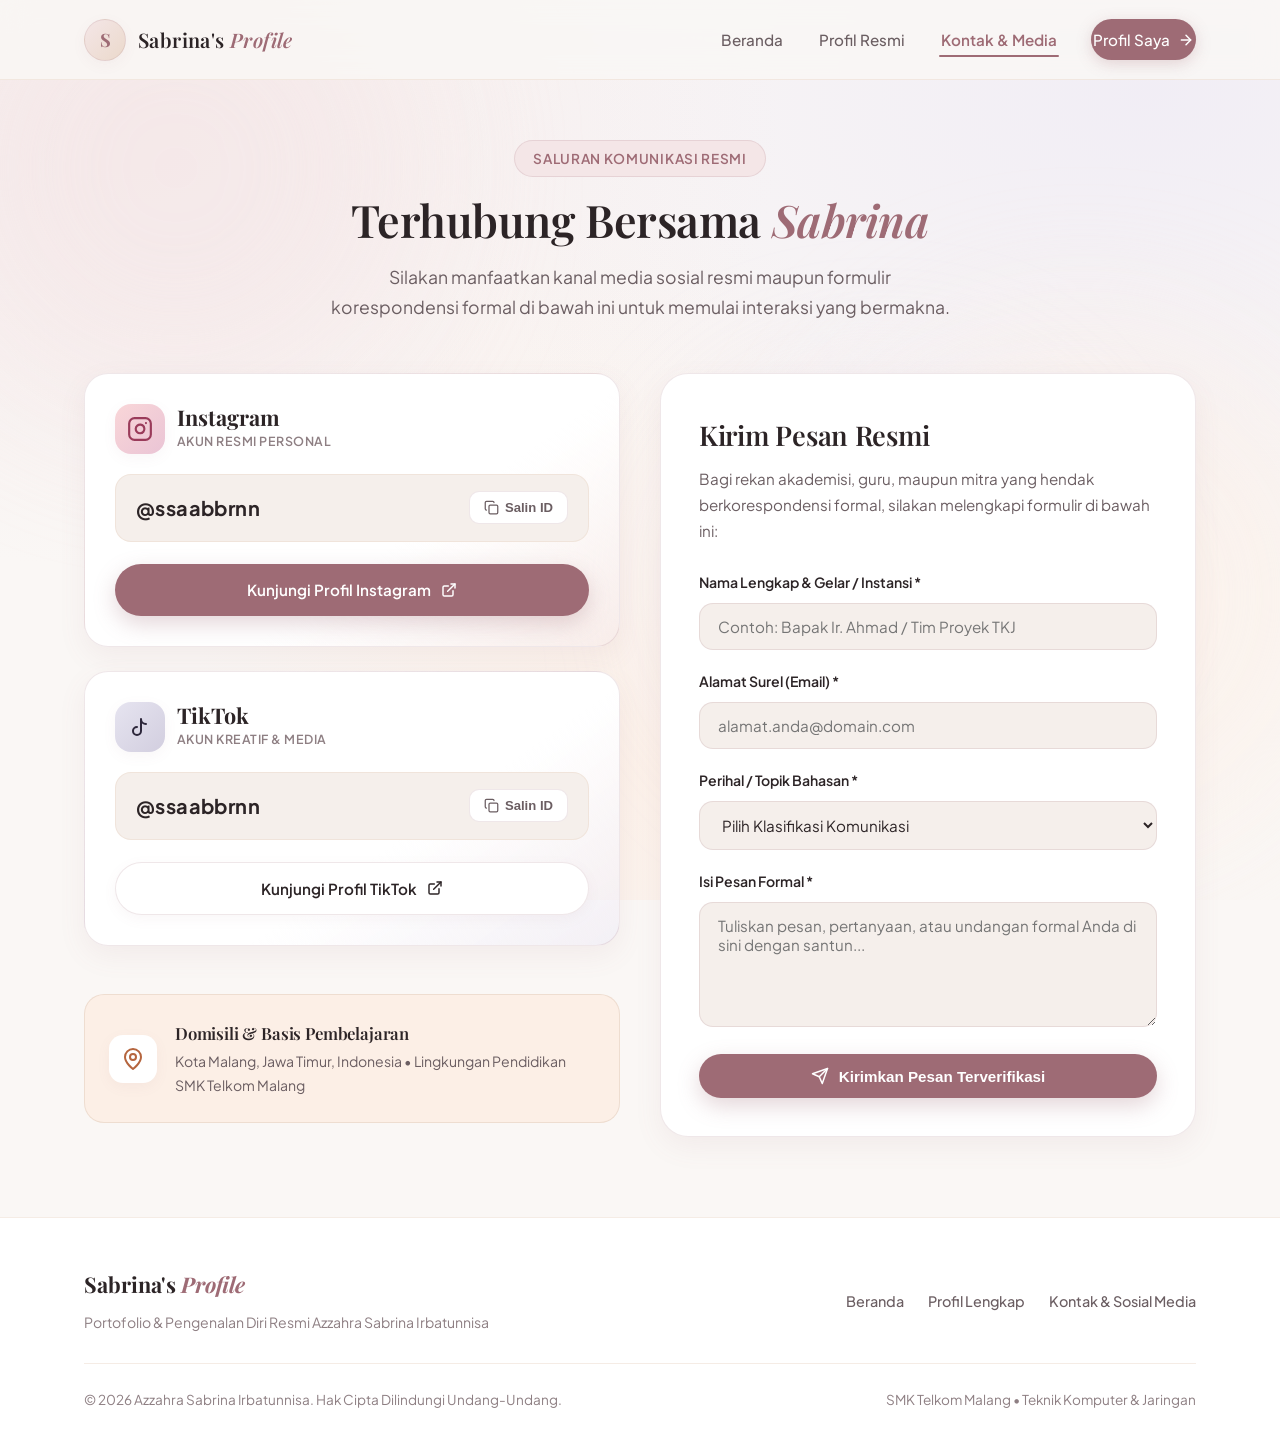
<file: contact.html>
<!DOCTYPE html>
<html lang="id">
<head>
  <meta charset="UTF-8">
  <meta name="viewport" content="width=device-width, initial-scale=1.0">
  <title>Kontak &amp; Media Sosial — Azzahra Sabrina Irbatunnisa</title>
  <meta name="description" content="Saluran komunikasi dan kontak resmi Azzahra Sabrina Irbatunnisa. Terhubung melalui Instagram @ssaabbrnn dan TikTok @ssaabbrnn.">
  <link rel="stylesheet" href="assets/css/style.css">
  <link rel="icon" type="image/svg+xml" href="data:image/svg+xml,<svg xmlns='http://www.w3.org/2000/svg' viewBox='0 0 100 100'><text y='.9em' font-size='90'>🌸</text></svg>">
</head>
<body>

  <!-- Ambient Background Accents -->
  <div class="ambient-decor" aria-hidden="true">
    <div class="ambient-blob ambient-blob-1"></div>
    <div class="ambient-blob ambient-blob-2"></div>
    <div class="ambient-blob ambient-blob-3"></div>
  </div>

  <!-- Header Navigation -->
  <header class="site-header">
    <div class="container nav-wrapper">
      <a href="index.html" class="brand-logo" aria-label="Beranda Sabrina's Profile">
        <div class="brand-monogram">S</div>
        <div class="brand-text">Sabrina's <span>Profile</span></div>
      </a>

      <nav aria-label="Navigasi Utama">
        <ul class="nav-links">
          <li class="nav-item"><a href="index.html">Beranda</a></li>
          <li class="nav-item"><a href="profile.html">Profil Resmi</a></li>
          <li class="nav-item"><a href="contact.html" class="active">Kontak &amp; Media</a></li>
          <li class="nav-item">
            <a href="profile.html" class="nav-cta">
              Profil Saya
              <svg width="16" height="16" viewBox="0 0 24 24" fill="none" stroke="currentColor" stroke-width="2.2" stroke-linecap="round" stroke-linejoin="round"><path d="M5 12h14"></path><path d="m12 5 7 7-7 7"></path></svg>
            </a>
          </li>
        </ul>
      </nav>

      <button class="mobile-toggle" aria-label="Buka Menu Navigasi" aria-expanded="false">
        <svg viewBox="0 0 24 24" fill="none" stroke="currentColor" stroke-width="2" stroke-linecap="round" stroke-linejoin="round">
          <line x1="4" y1="7" x2="20" y2="7"></line>
          <line x1="4" y1="12" x2="20" y2="12"></line>
          <line x1="4" y1="17" x2="20" y2="17"></line>
        </svg>
      </button>
    </div>
  </header>

  <!-- Main Content -->
  <main id="main-content">
    
    <!-- Page Header Title -->
    <section class="page-intro-header">
      <div class="container">
        <div class="page-badge">Saluran Komunikasi Resmi</div>
        <h1 class="page-title">Terhubung Bersama <em>Sabrina</em></h1>
        <p class="page-subtitle">Silakan manfaatkan kanal media sosial resmi maupun formulir korespondensi formal di bawah ini untuk memulai interaksi yang bermakna.</p>
      </div>
    </section>

    <!-- Contact Main Section -->
    <section class="contact-main-section">
      <div class="container">
        <div class="contact-layout-grid">
          
          <!-- Left Column: Social Media Cards & Affiliation -->
          <div class="social-cards-column">
            
            <!-- Instagram Card -->
            <div class="social-card instagram-card">
              <div class="social-card-header">
                <div class="social-badge-label">
                  <div class="social-icon-wrapper instagram-icon">
                    <svg width="26" height="26" viewBox="0 0 24 24" fill="none" stroke="currentColor" stroke-width="2" stroke-linecap="round" stroke-linejoin="round"><rect width="20" height="20" x="2" y="2" rx="5" ry="5"></rect><path d="M16 11.37A4 4 0 1 1 12.63 8 4 4 0 0 1 16 11.37z"></path><line x1="17.5" x2="17.51" y1="6.5" y2="6.5"></line></svg>
                  </div>
                  <div>
                    <div class="social-platform-name">Instagram</div>
                    <div class="social-status-tag">Akun Resmi Personal</div>
                  </div>
                </div>
              </div>

              <div class="social-handle-box">
                <span class="handle-text">@ssaabbrnn</span>
                <button type="button" class="copy-btn" data-copy="@ssaabbrnn" aria-label="Salin nama pengguna Instagram">
                  <svg width="15" height="15" viewBox="0 0 24 24" fill="none" stroke="currentColor" stroke-width="2" stroke-linecap="round" stroke-linejoin="round"><rect width="14" height="14" x="8" y="8" rx="2" ry="2"></rect><path d="M4 16c-1.1 0-2-.9-2-2V4c0-1.1.9-2 2-2h10c1.1 0 2 .9 2 2"></path></svg>
                  <span>Salin ID</span>
                </button>
              </div>

              <div class="social-card-actions">
                <a href="https://www.instagram.com/ssaabbrnn" target="_blank" rel="noopener noreferrer" class="btn btn-primary">
                  <span>Kunjungi Profil Instagram</span>
                  <svg width="16" height="16" viewBox="0 0 24 24" fill="none" stroke="currentColor" stroke-width="2.2" stroke-linecap="round" stroke-linejoin="round"><path d="M18 13v6a2 2 0 0 1-2 2H5a2 2 0 0 1-2-2V8a2 2 0 0 1 2-2h6"></path><polyline points="15 3 21 3 21 9"></polyline><line x1="10" y1="14" x2="21" y2="3"></line></svg>
                </a>
              </div>
            </div>

            <!-- TikTok Card -->
            <div class="social-card tiktok-card">
              <div class="social-card-header">
                <div class="social-badge-label">
                  <div class="social-icon-wrapper tiktok-icon">
                    <svg width="24" height="24" viewBox="0 0 24 24" fill="none" stroke="currentColor" stroke-width="2" stroke-linecap="round" stroke-linejoin="round"><path d="M9 12a4 4 0 1 0 4 4V4a5 5 0 0 0 5 5"></path></svg>
                  </div>
                  <div>
                    <div class="social-platform-name">TikTok</div>
                    <div class="social-status-tag">Akun Kreatif &amp; Media</div>
                  </div>
                </div>
              </div>

              <div class="social-handle-box">
                <span class="handle-text">@ssaabbrnn</span>
                <button type="button" class="copy-btn" data-copy="@ssaabbrnn" aria-label="Salin nama pengguna TikTok">
                  <svg width="15" height="15" viewBox="0 0 24 24" fill="none" stroke="currentColor" stroke-width="2" stroke-linecap="round" stroke-linejoin="round"><rect width="14" height="14" x="8" y="8" rx="2" ry="2"></rect><path d="M4 16c-1.1 0-2-.9-2-2V4c0-1.1.9-2 2-2h10c1.1 0 2 .9 2 2"></path></svg>
                  <span>Salin ID</span>
                </button>
              </div>

              <div class="social-card-actions">
                <a href="https://www.tiktok.com/@ssaabbrnn" target="_blank" rel="noopener noreferrer" class="btn btn-secondary" style="background:#FFFFFF;">
                  <span>Kunjungi Profil TikTok</span>
                  <svg width="16" height="16" viewBox="0 0 24 24" fill="none" stroke="currentColor" stroke-width="2.2" stroke-linecap="round" stroke-linejoin="round"><path d="M18 13v6a2 2 0 0 1-2 2H5a2 2 0 0 1-2-2V8a2 2 0 0 1 2-2h6"></path><polyline points="15 3 21 3 21 9"></polyline><line x1="10" y1="14" x2="21" y2="3"></line></svg>
                </a>
              </div>
            </div>

            <!-- Location & Educational Campus Box -->
            <div class="contact-location-box">
              <div class="location-icon-wrap">
                <svg width="24" height="24" viewBox="0 0 24 24" fill="none" stroke="currentColor" stroke-width="2" stroke-linecap="round" stroke-linejoin="round"><path d="M20 10c0 6-8 12-8 12s-8-6-8-12a8 8 0 0 1 16 0Z"></path><circle cx="12" cy="10" r="3"></circle></svg>
              </div>
              <div class="location-text">
                <h4>Domisili &amp; Basis Pembelajaran</h4>
                <p>Kota Malang, Jawa Timur, Indonesia &bull; Lingkungan Pendidikan SMK Telkom Malang</p>
              </div>
            </div>

          </div>

          <!-- Right Column: Formal Correspondence Form -->
          <div class="contact-form-card">
            <h3>Kirim Pesan Resmi</h3>
            <p>Bagi rekan akademisi, guru, maupun mitra yang hendak berkorespondensi formal, silakan melengkapi formulir di bawah ini:</p>

            <form id="formalContactForm">
              
              <div class="form-group">
                <label for="senderName">Nama Lengkap &amp; Gelar / Instansi *</label>
                <input type="text" id="senderName" class="form-input" placeholder="Contoh: Bapak Ir. Ahmad / Tim Proyek TKJ" required>
              </div>

              <div class="form-group">
                <label for="senderEmail">Alamat Surel (Email) *</label>
                <input type="email" id="senderEmail" class="form-input" placeholder="alamat.anda@domain.com" required>
              </div>

              <div class="form-group">
                <label for="messageSubject">Perihal / Topik Bahasan *</label>
                <select id="messageSubject" class="form-input" required>
                  <option value="" disabled selected>Pilih Klasifikasi Komunikasi</option>
                  <option value="Tugas & Pembelajaran Kejuruan TKJ">Diskusi Pembelajaran &amp; Proyek TKJ</option>
                  <option value="Kolaborasi Akademik & Kegiatan">Kolaborasi Akademik &amp; Kegiatan Sekolah</option>
                  <option value="Silaturahmi Formal">Silaturahmi Formal &amp; Jaringan Relasi</option>
                  <option value="Lainnya">Lainnya</option>
                </select>
              </div>

              <div class="form-group">
                <label for="senderMessage">Isi Pesan Formal *</label>
                <textarea id="senderMessage" class="form-textarea" placeholder="Tuliskan pesan, pertanyaan, atau undangan formal Anda di sini dengan santun..." required></textarea>
              </div>

              <button type="submit" class="btn btn-primary" style="width: 100%;">
                <svg width="18" height="18" viewBox="0 0 24 24" fill="none" stroke="currentColor" stroke-width="2" stroke-linecap="round" stroke-linejoin="round"><line x1="22" y1="2" x2="11" y2="13"></line><polygon points="22 2 15 22 11 13 2 9 22 2"></polygon></svg>
                <span>Kirimkan Pesan Terverifikasi</span>
              </button>

            </form>
          </div>

        </div>
      </div>
    </section>

  </main>

  <!-- Site Footer -->
  <footer class="site-footer">
    <div class="container">
      <div class="footer-content">
        <div class="footer-brand">
          <div class="footer-logo">Sabrina's <span>Profile</span></div>
          <div class="footer-tagline">Portofolio &amp; Pengenalan Diri Resmi Azzahra Sabrina Irbatunnisa</div>
        </div>
        <ul class="footer-nav">
          <li><a href="index.html">Beranda</a></li>
          <li><a href="profile.html">Profil Lengkap</a></li>
          <li><a href="contact.html">Kontak &amp; Sosial Media</a></li>
        </ul>
      </div>
      <div class="footer-bottom">
        <div>&copy; 2026 Azzahra Sabrina Irbatunnisa. Hak Cipta Dilindungi Undang-Undang.</div>
        <div>SMK Telkom Malang &bull; Teknik Komputer &amp; Jaringan</div>
      </div>
    </div>
  </footer>

  <script src="assets/js/main.js"></script>
</body>
</html>
</file>
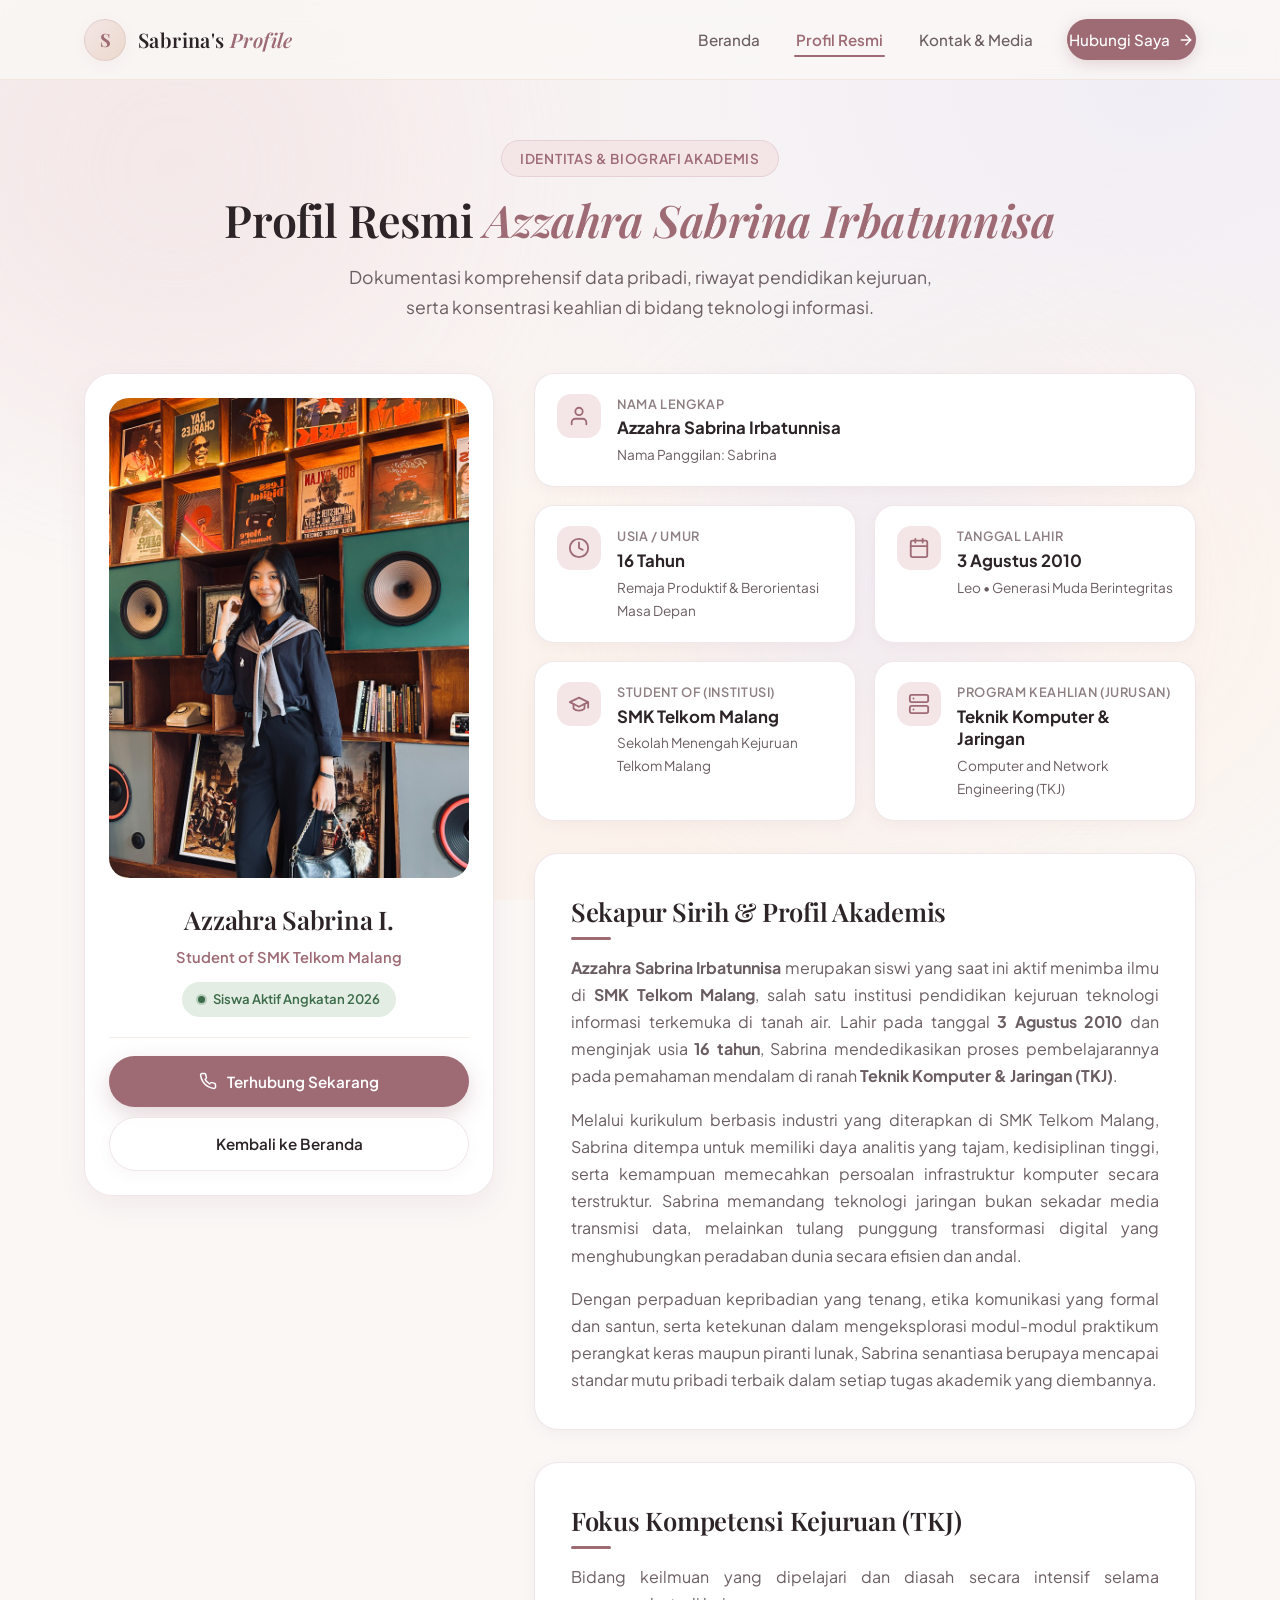
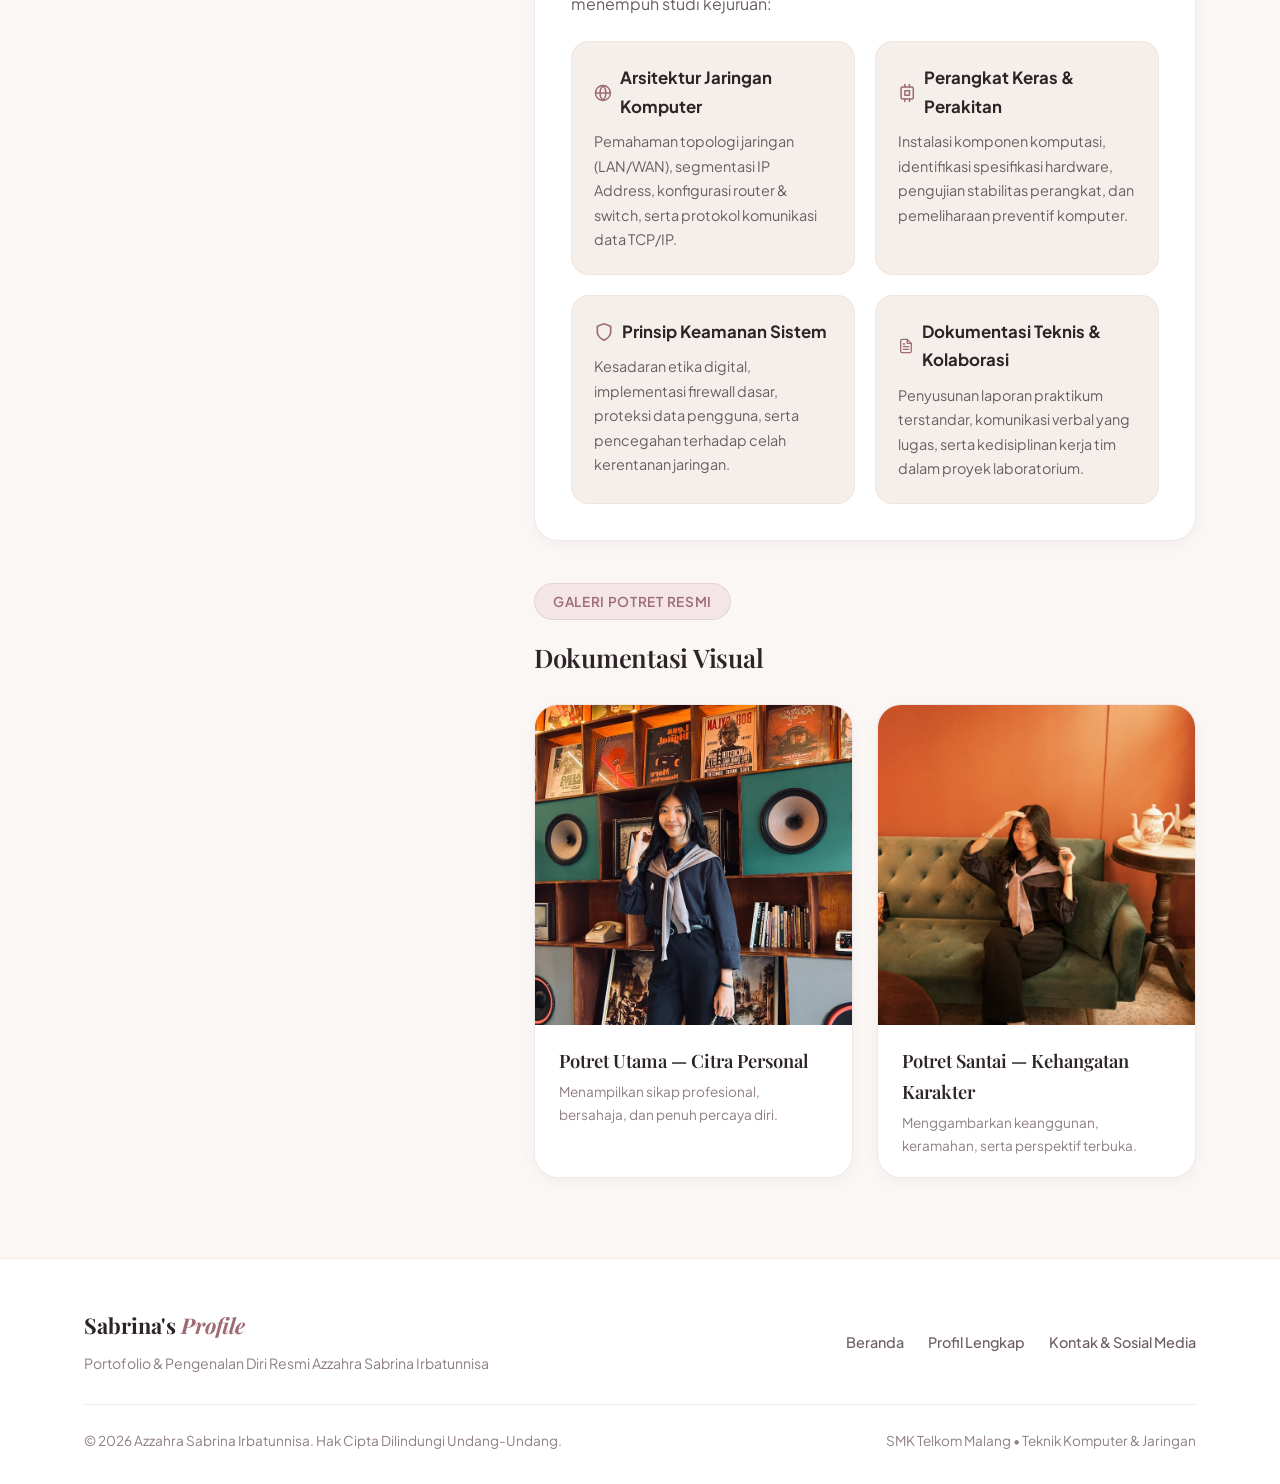
<file: profile.html>
<!DOCTYPE html>
<html lang="id">
<head>
  <meta charset="UTF-8">
  <meta name="viewport" content="width=device-width, initial-scale=1.0">
  <title>Profil Resmi — Azzahra Sabrina Irbatunnisa | SMK Telkom Malang</title>
  <meta name="description" content="Informasi profil lengkap, identitas diri, latar belakang pendidikan, serta kompetensi Teknik Komputer & Jaringan Azzahra Sabrina Irbatunnisa.">
  <link rel="stylesheet" href="assets/css/style.css">
  <link rel="icon" type="image/svg+xml" href="data:image/svg+xml,<svg xmlns='http://www.w3.org/2000/svg' viewBox='0 0 100 100'><text y='.9em' font-size='90'>🌸</text></svg>">
</head>
<body>

  <!-- Ambient Background Accents -->
  <div class="ambient-decor" aria-hidden="true">
    <div class="ambient-blob ambient-blob-1"></div>
    <div class="ambient-blob ambient-blob-2"></div>
    <div class="ambient-blob ambient-blob-3"></div>
  </div>

  <!-- Header Navigation -->
  <header class="site-header">
    <div class="container nav-wrapper">
      <a href="index.html" class="brand-logo" aria-label="Beranda Sabrina's Profile">
        <div class="brand-monogram">S</div>
        <div class="brand-text">Sabrina's <span>Profile</span></div>
      </a>

      <nav aria-label="Navigasi Utama">
        <ul class="nav-links">
          <li class="nav-item"><a href="index.html">Beranda</a></li>
          <li class="nav-item"><a href="profile.html" class="active">Profil Resmi</a></li>
          <li class="nav-item"><a href="contact.html">Kontak &amp; Media</a></li>
          <li class="nav-item">
            <a href="contact.html" class="nav-cta">
              Hubungi Saya
              <svg width="16" height="16" viewBox="0 0 24 24" fill="none" stroke="currentColor" stroke-width="2.2" stroke-linecap="round" stroke-linejoin="round"><path d="M5 12h14"></path><path d="m12 5 7 7-7 7"></path></svg>
            </a>
          </li>
        </ul>
      </nav>

      <button class="mobile-toggle" aria-label="Buka Menu Navigasi" aria-expanded="false">
        <svg viewBox="0 0 24 24" fill="none" stroke="currentColor" stroke-width="2" stroke-linecap="round" stroke-linejoin="round">
          <line x1="4" y1="7" x2="20" y2="7"></line>
          <line x1="4" y1="12" x2="20" y2="12"></line>
          <line x1="4" y1="17" x2="20" y2="17"></line>
        </svg>
      </button>
    </div>
  </header>

  <!-- Main Content -->
  <main id="main-content">
    
    <!-- Page Header Title -->
    <section class="page-intro-header">
      <div class="container">
        <div class="page-badge">Identitas &amp; Biografi Akademis</div>
        <h1 class="page-title">Profil Resmi <em>Azzahra Sabrina Irbatunnisa</em></h1>
        <p class="page-subtitle">Dokumentasi komprehensif data pribadi, riwayat pendidikan kejuruan, serta konsentrasi keahlian di bidang teknologi informasi.</p>
      </div>
    </section>

    <!-- Profile Main Section -->
    <section class="profile-main-section">
      <div class="container">
        <div class="profile-layout-grid">
          
          <!-- Left Column: Portrait Card -->
          <aside class="profile-portrait-card">
            <div class="portrait-photo-box">
              <img src="assets/images/sabrina-1.jpg" alt="Foto Resmi Azzahra Sabrina Irbatunnisa">
            </div>

            <div class="portrait-meta">
              <h2 class="portrait-name">Azzahra Sabrina I.</h2>
              <div class="portrait-role">Student of SMK Telkom Malang</div>
              <div class="portrait-status-pill">
                <span class="status-dot-pulse"></span>
                <span>Siswa Aktif Angkatan 2026</span>
              </div>
            </div>

            <div class="portrait-quick-nav">
              <a href="contact.html" class="btn btn-primary" style="width: 100%;">
                <svg width="18" height="18" viewBox="0 0 24 24" fill="none" stroke="currentColor" stroke-width="2" stroke-linecap="round" stroke-linejoin="round"><path d="M22 16.92v3a2 2 0 0 1-2.18 2 19.79 19.79 0 0 1-8.63-3.07 19.5 19.5 0 0 1-6-6 19.79 19.79 0 0 1-3.07-8.67A2 2 0 0 1 4.11 2h3a2 2 0 0 1 2 1.72 12.84 12.84 0 0 0 .7 2.81 2 2 0 0 1-.45 2.11L8.09 9.91a16 16 0 0 0 6 6l1.27-1.27a2 2 0 0 1 2.11-.45 12.84 12.84 0 0 0 2.81.7A2 2 0 0 1 22 16.92z"></path></svg>
                <span>Terhubung Sekarang</span>
              </a>
              <a href="index.html" class="btn btn-secondary" style="width: 100%;">
                <span>Kembali ke Beranda</span>
              </a>
            </div>
          </aside>

          <!-- Right Column: Details & Narrative -->
          <div class="profile-content-column">
            
            <!-- Identity Grid Data -->
            <div class="identity-grid">
              
              <!-- Nama -->
              <div class="data-tile data-tile-full">
                <div class="tile-icon-wrap">
                  <svg width="22" height="22" viewBox="0 0 24 24" fill="none" stroke="currentColor" stroke-width="2" stroke-linecap="round" stroke-linejoin="round"><path d="M20 21v-2a4 4 0 0 0-4-4H8a4 4 0 0 0-4 4v2"></path><circle cx="12" cy="7" r="4"></circle></svg>
                </div>
                <div class="tile-info">
                  <span class="tile-label">Nama Lengkap</span>
                  <span class="tile-value">Azzahra Sabrina Irbatunnisa</span>
                  <span class="tile-subvalue">Nama Panggilan: Sabrina</span>
                </div>
              </div>

              <!-- Umur -->
              <div class="data-tile">
                <div class="tile-icon-wrap">
                  <svg width="22" height="22" viewBox="0 0 24 24" fill="none" stroke="currentColor" stroke-width="2" stroke-linecap="round" stroke-linejoin="round"><circle cx="12" cy="12" r="10"></circle><polyline points="12 6 12 12 16 14"></polyline></svg>
                </div>
                <div class="tile-info">
                  <span class="tile-label">Usia / Umur</span>
                  <span class="tile-value">16 Tahun</span>
                  <span class="tile-subvalue">Remaja Produktif &amp; Berorientasi Masa Depan</span>
                </div>
              </div>

              <!-- Tanggal Lahir -->
              <div class="data-tile">
                <div class="tile-icon-wrap">
                  <svg width="22" height="22" viewBox="0 0 24 24" fill="none" stroke="currentColor" stroke-width="2" stroke-linecap="round" stroke-linejoin="round"><rect x="3" y="4" width="18" height="18" rx="2" ry="2"></rect><line x1="16" y1="2" x2="16" y2="6"></line><line x1="8" y1="2" x2="8" y2="6"></line><line x1="3" y1="10" x2="21" y2="10"></line></svg>
                </div>
                <div class="tile-info">
                  <span class="tile-label">Tanggal Lahir</span>
                  <span class="tile-value">3 Agustus 2010</span>
                  <span class="tile-subvalue">Leo &bull; Generasi Muda Berintegritas</span>
                </div>
              </div>

              <!-- Institusi Pendidikan -->
              <div class="data-tile">
                <div class="tile-icon-wrap">
                  <svg width="22" height="22" viewBox="0 0 24 24" fill="none" stroke="currentColor" stroke-width="2" stroke-linecap="round" stroke-linejoin="round"><path d="M22 10v6M2 10l10-5 10 5-10 5z"></path><path d="M6 12v5c3 3 9 3 12 0v-5"></path></svg>
                </div>
                <div class="tile-info">
                  <span class="tile-label">Student Of (Institusi)</span>
                  <span class="tile-value">SMK Telkom Malang</span>
                  <span class="tile-subvalue">Sekolah Menengah Kejuruan Telkom Malang</span>
                </div>
              </div>

              <!-- Jurusan -->
              <div class="data-tile">
                <div class="tile-icon-wrap">
                  <svg width="22" height="22" viewBox="0 0 24 24" fill="none" stroke="currentColor" stroke-width="2" stroke-linecap="round" stroke-linejoin="round"><rect x="2" y="2" width="20" height="8" rx="2" ry="2"></rect><rect x="2" y="14" width="20" height="8" rx="2" ry="2"></rect><line x1="6" y1="6" x2="6.01" y2="6"></line><line x1="6" y1="18" x2="6.01" y2="18"></line></svg>
                </div>
                <div class="tile-info">
                  <span class="tile-label">Program Keahlian (Jurusan)</span>
                  <span class="tile-value">Teknik Komputer &amp; Jaringan</span>
                  <span class="tile-subvalue">Computer and Network Engineering (TKJ)</span>
                </div>
              </div>

            </div>

            <!-- Formal Biography Card -->
            <article class="bio-card">
              <h3>Sekapur Sirih &amp; Profil Akademis</h3>
              <p>
                <strong>Azzahra Sabrina Irbatunnisa</strong> merupakan siswi yang saat ini aktif menimba ilmu di <strong>SMK Telkom Malang</strong>, salah satu institusi pendidikan kejuruan teknologi informasi terkemuka di tanah air. Lahir pada tanggal <strong>3 Agustus 2010</strong> dan menginjak usia <strong>16 tahun</strong>, Sabrina mendedikasikan proses pembelajarannya pada pemahaman mendalam di ranah <strong>Teknik Komputer &amp; Jaringan (TKJ)</strong>.
              </p>
              <p>
                Melalui kurikulum berbasis industri yang diterapkan di SMK Telkom Malang, Sabrina ditempa untuk memiliki daya analitis yang tajam, kedisiplinan tinggi, serta kemampuan memecahkan persoalan infrastruktur komputer secara terstruktur. Sabrina memandang teknologi jaringan bukan sekadar media transmisi data, melainkan tulang punggung transformasi digital yang menghubungkan peradaban dunia secara efisien dan andal.
              </p>
              <p>
                Dengan perpaduan kepribadian yang tenang, etika komunikasi yang formal dan santun, serta ketekunan dalam mengeksplorasi modul-modul praktikum perangkat keras maupun piranti lunak, Sabrina senantiasa berupaya mencapai standar mutu pribadi terbaik dalam setiap tugas akademik yang diembannya.
              </p>
            </article>

            <!-- Competency Focus Area -->
            <div class="bio-card">
              <h3>Fokus Kompetensi Kejuruan (TKJ)</h3>
              <p style="margin-bottom: 24px;">Bidang keilmuan yang dipelajari dan diasah secara intensif selama menempuh studi kejuruan:</p>
              
              <div class="competence-grid">
                
                <div class="competence-item">
                  <div class="competence-title">
                    <svg width="20" height="20" viewBox="0 0 24 24" fill="none" stroke="currentColor" stroke-width="2" stroke-linecap="round" stroke-linejoin="round"><circle cx="12" cy="12" r="10"></circle><path d="M12 2a14.5 14.5 0 0 0 0 20 14.5 14.5 0 0 0 0-20"></path><path d="M2 12h20"></path></svg>
                    <span>Arsitektur Jaringan Komputer</span>
                  </div>
                  <div class="competence-desc">
                    Pemahaman topologi jaringan (LAN/WAN), segmentasi IP Address, konfigurasi router &amp; switch, serta protokol komunikasi data TCP/IP.
                  </div>
                </div>

                <div class="competence-item">
                  <div class="competence-title">
                    <svg width="20" height="20" viewBox="0 0 24 24" fill="none" stroke="currentColor" stroke-width="2" stroke-linecap="round" stroke-linejoin="round"><rect x="4" y="4" width="16" height="16" rx="2" ry="2"></rect><rect x="9" y="9" width="6" height="6"></rect><line x1="9" y1="1" x2="9" y2="4"></line><line x1="15" y1="1" x2="15" y2="4"></line><line x1="9" y1="20" x2="9" y2="23"></line><line x1="15" y1="20" x2="15" y2="23"></line></svg>
                    <span>Perangkat Keras &amp; Perakitan</span>
                  </div>
                  <div class="competence-desc">
                    Instalasi komponen komputasi, identifikasi spesifikasi hardware, pengujian stabilitas perangkat, dan pemeliharaan preventif komputer.
                  </div>
                </div>

                <div class="competence-item">
                  <div class="competence-title">
                    <svg width="20" height="20" viewBox="0 0 24 24" fill="none" stroke="currentColor" stroke-width="2" stroke-linecap="round" stroke-linejoin="round"><path d="M12 22s8-4 8-10V5l-8-3-8 3v7c0 6 8 10 8 10z"></path></svg>
                    <span>Prinsip Keamanan Sistem</span>
                  </div>
                  <div class="competence-desc">
                    Kesadaran etika digital, implementasi firewall dasar, proteksi data pengguna, serta pencegahan terhadap celah kerentanan jaringan.
                  </div>
                </div>

                <div class="competence-item">
                  <div class="competence-title">
                    <svg width="20" height="20" viewBox="0 0 24 24" fill="none" stroke="currentColor" stroke-width="2" stroke-linecap="round" stroke-linejoin="round"><path d="M14 2H6a2 2 0 0 0-2 2v16a2 2 0 0 0 2 2h12a2 2 0 0 0 2-2V8z"></path><polyline points="14 2 14 8 20 8"></polyline><line x1="16" y1="13" x2="8" y2="13"></line><line x1="16" y1="17" x2="8" y2="17"></line><polyline points="10 9 9 9 8 9"></polyline></svg>
                    <span>Dokumentasi Teknis &amp; Kolaborasi</span>
                  </div>
                  <div class="competence-desc">
                    Penyusunan laporan praktikum terstandar, komunikasi verbal yang lugas, serta kedisiplinan kerja tim dalam proyek laboratorium.
                  </div>
                </div>

              </div>
            </div>

            <!-- Gallery Showcase -->
            <div class="profile-gallery-section">
              <div class="section-head" style="text-align: left; margin-bottom: 24px;">
                <div class="page-badge">Galeri Potret Resmi</div>
                <h3 style="font-size: 1.6rem;">Dokumentasi Visual</h3>
              </div>

              <div class="gallery-grid">
                
                <div class="gallery-card">
                  <div class="gallery-card-img">
                    <img src="assets/images/sabrina-1.jpg" alt="Azzahra Sabrina Irbatunnisa - Dokumentasi Utama">
                  </div>
                  <div class="gallery-card-caption">
                    <div class="gallery-card-title">Potret Utama — Citra Personal</div>
                    <div class="gallery-card-sub">Menampilkan sikap profesional, bersahaja, dan penuh percaya diri.</div>
                  </div>
                </div>

                <div class="gallery-card">
                  <div class="gallery-card-img">
                    <img src="assets/images/sabrina-2.jpg" alt="Azzahra Sabrina Irbatunnisa - Dokumentasi Suasana">
                  </div>
                  <div class="gallery-card-caption">
                    <div class="gallery-card-title">Potret Santai — Kehangatan Karakter</div>
                    <div class="gallery-card-sub">Menggambarkan keanggunan, keramahan, serta perspektif terbuka.</div>
                  </div>
                </div>

              </div>
            </div>

          </div>

        </div>
      </div>
    </section>

  </main>

  <!-- Site Footer -->
  <footer class="site-footer">
    <div class="container">
      <div class="footer-content">
        <div class="footer-brand">
          <div class="footer-logo">Sabrina's <span>Profile</span></div>
          <div class="footer-tagline">Portofolio &amp; Pengenalan Diri Resmi Azzahra Sabrina Irbatunnisa</div>
        </div>
        <ul class="footer-nav">
          <li><a href="index.html">Beranda</a></li>
          <li><a href="profile.html">Profil Lengkap</a></li>
          <li><a href="contact.html">Kontak &amp; Sosial Media</a></li>
        </ul>
      </div>
      <div class="footer-bottom">
        <div>&copy; 2026 Azzahra Sabrina Irbatunnisa. Hak Cipta Dilindungi Undang-Undang.</div>
        <div>SMK Telkom Malang &bull; Teknik Komputer &amp; Jaringan</div>
      </div>
    </div>
  </footer>

  <script src="assets/js/main.js"></script>
</body>
</html>
</file>
<file: assets/css/style.css>
/* ===================================================================
   SABRINA'S PROFILE — STYLESHEET
   Tema: Pastel Elegant (Light Theme)
   Tipografi: Playfair Display & Plus Jakarta Sans
   =================================================================== */

@import url('https://fonts.googleapis.com/css2?family=Playfair+Display:ital,wght@0,400;0,600;0,700;1,400;1,600&family=Plus+Jakarta+Sans:wght@300;400;500;600;700&display=swap');

:root {
  /* Pastel & Elegant Color Palette */
  --color-bg-main: #FAF7F5;
  --color-bg-surface: #FFFFFF;
  --color-bg-subtle: #F5EFEB;
  --color-bg-card: rgba(255, 255, 255, 0.85);

  --color-primary: #9E6B75;          /* Muted Dusty Rose Dark */
  --color-primary-light: #F4E6E7;    /* Soft Blush Pastel */
  --color-primary-hover: #885760;

  --color-accent-peach: #FCEFE6;     /* Pastel Peach */
  --color-accent-champagne: #EBD9CB; /* Champagne accent */
  --color-accent-sage: #E3EDE4;      /* Pastel Sage */
  --color-accent-lavender: #EBE7F5;  /* Pastel Lavender */

  --color-text-main: #2C2426;        /* Deep Charcoal / Warm Slate */
  --color-text-muted: #6B5E62;       /* Soft Muted Gray-Brown */
  --color-text-light: #8E7F83;

  --color-border: rgba(158, 107, 117, 0.16);
  --color-border-subtle: rgba(235, 217, 203, 0.5);

  /* Shadows */
  --shadow-sm: 0 4px 14px rgba(158, 107, 117, 0.06);
  --shadow-md: 0 10px 28px rgba(158, 107, 117, 0.08);
  --shadow-lg: 0 20px 40px rgba(158, 107, 117, 0.12);
  --shadow-glow: 0 0 35px rgba(232, 197, 200, 0.45);

  /* Fonts */
  --font-serif: 'Playfair Display', Georgia, serif;
  --font-sans: 'Plus Jakarta Sans', -apple-system, BlinkMacSystemFont, 'Segoe UI', Roboto, sans-serif;

  /* Transitions */
  --transition-fast: 0.2s ease;
  --transition-normal: 0.35s cubic-bezier(0.16, 1, 0.3, 1);
  --transition-slow: 0.6s cubic-bezier(0.16, 1, 0.3, 1);

  /* Container */
  --max-width: 1160px;
  --header-height: 80px;
}

/* Base Reset */
*, *::before, *::after {
  box-sizing: border-box;
  margin: 0;
  padding: 0;
}

html {
  scroll-behavior: smooth;
  font-size: 16px;
}

body {
  font-family: var(--font-sans);
  background-color: var(--color-bg-main);
  color: var(--color-text-main);
  line-height: 1.7;
  overflow-x: hidden;
  position: relative;
  min-height: 100vh;
  display: flex;
  flex-direction: column;
  background-image: 
    radial-gradient(at 10% 15%, rgba(244, 230, 231, 0.7) 0px, transparent 40%),
    radial-gradient(at 90% 10%, rgba(235, 231, 245, 0.6) 0px, transparent 45%),
    radial-gradient(at 50% 85%, rgba(252, 239, 230, 0.8) 0px, transparent 50%);
  background-attachment: fixed;
}

/* Background Ambient Orbs */
.ambient-decor {
  position: fixed;
  top: 0;
  left: 0;
  width: 100%;
  height: 100%;
  pointer-events: none;
  z-index: -1;
  overflow: hidden;
}

.ambient-blob {
  position: absolute;
  border-radius: 50%;
  filter: blur(80px);
  opacity: 0.55;
  animation: floatOrb 18s ease-in-out infinite alternate;
}

.ambient-blob-1 {
  top: -8%;
  left: -5%;
  width: 480px;
  height: 480px;
  background: var(--color-primary-light);
}

.ambient-blob-2 {
  bottom: 5%;
  right: -5%;
  width: 520px;
  height: 520px;
  background: var(--color-accent-peach);
  animation-duration: 22s;
}

.ambient-blob-3 {
  top: 45%;
  left: 55%;
  width: 360px;
  height: 360px;
  background: var(--color-accent-lavender);
  animation-duration: 26s;
}

@keyframes floatOrb {
  0% { transform: translate(0, 0) scale(1); }
  50% { transform: translate(30px, -40px) scale(1.08); }
  100% { transform: translate(-20px, 30px) scale(0.95); }
}

/* Typography Utilities */
h1, h2, h3, h4, .serif-font {
  font-family: var(--font-serif);
  font-weight: 600;
  color: var(--color-text-main);
  letter-spacing: -0.01em;
}

a {
  text-decoration: none;
  color: inherit;
  transition: var(--transition-fast);
}

img {
  max-width: 100%;
  display: block;
}

.container {
  width: 100%;
  max-width: var(--max-width);
  margin: 0 auto;
  padding: 0 24px;
}

/* Header & Navigation */
.site-header {
  position: sticky;
  top: 0;
  z-index: 100;
  height: var(--header-height);
  background: rgba(250, 247, 245, 0.85);
  backdrop-filter: blur(14px);
  -webkit-backdrop-filter: blur(14px);
  border-bottom: 1px solid var(--color-border-subtle);
  display: flex;
  align-items: center;
  transition: var(--transition-normal);
}

.site-header.scrolled {
  box-shadow: var(--shadow-sm);
  background: rgba(255, 255, 255, 0.92);
}

.nav-wrapper {
  display: flex;
  align-items: center;
  justify-content: space-between;
  width: 100%;
}

.brand-logo {
  display: flex;
  align-items: center;
  gap: 12px;
}

.brand-monogram {
  width: 42px;
  height: 42px;
  border-radius: 50%;
  background: linear-gradient(135deg, var(--color-primary-light), var(--color-accent-champagne));
  border: 1px solid var(--color-border);
  color: var(--color-primary);
  display: flex;
  align-items: center;
  justify-content: center;
  font-family: var(--font-serif);
  font-weight: 700;
  font-size: 1.15rem;
  box-shadow: var(--shadow-sm);
}

.brand-text {
  font-family: var(--font-serif);
  font-size: 1.25rem;
  font-weight: 600;
  color: var(--color-text-main);
  letter-spacing: 0.02em;
}

.brand-text span {
  color: var(--color-primary);
  font-style: italic;
}

.nav-links {
  display: flex;
  align-items: center;
  gap: 32px;
  list-style: none;
}

.nav-item a {
  position: relative;
  font-size: 0.95rem;
  font-weight: 500;
  color: var(--color-text-muted);
  padding: 8px 2px;
}

.nav-item a:hover {
  color: var(--color-primary);
}

.nav-item a.active {
  color: var(--color-primary);
  font-weight: 600;
}

.nav-item a::after {
  content: '';
  position: absolute;
  bottom: 0;
  left: 0;
  width: 0;
  height: 2px;
  background-color: var(--color-primary);
  border-radius: 2px;
  transition: width var(--transition-normal);
}

.nav-item a.active::after,
.nav-item a:hover::after {
  width: 100%;
}

.nav-cta {
  display: inline-flex;
  align-items: center;
  gap: 8px;
  background-color: var(--color-primary);
  color: #FFFFFF !important;
  padding: 10px 22px;
  border-radius: 50px;
  font-size: 0.9rem;
  font-weight: 600;
  box-shadow: 0 4px 15px rgba(158, 107, 117, 0.25);
  transition: transform var(--transition-fast), box-shadow var(--transition-fast), background-color var(--transition-fast);
}

.nav-cta:hover {
  background-color: var(--color-primary-hover);
  transform: translateY(-2px);
  box-shadow: 0 6px 20px rgba(158, 107, 117, 0.35);
}

/* Mobile Nav Toggle */
.mobile-toggle {
  display: none;
  background: none;
  border: none;
  cursor: pointer;
  padding: 8px;
  color: var(--color-text-main);
}

.mobile-toggle svg {
  width: 26px;
  height: 26px;
  stroke: var(--color-text-main);
  transition: var(--transition-fast);
}

/* Main Content Area */
main {
  flex: 1;
}

/* Page Hero Header Banner */
.page-intro-header {
  padding: 60px 0 30px;
  text-align: center;
}

.page-badge {
  display: inline-flex;
  align-items: center;
  gap: 8px;
  padding: 6px 18px;
  border-radius: 50px;
  background: var(--color-primary-light);
  border: 1px solid var(--color-border);
  color: var(--color-primary);
  font-size: 0.85rem;
  font-weight: 600;
  letter-spacing: 0.05em;
  text-transform: uppercase;
  margin-bottom: 16px;
}

.page-title {
  font-size: 2.8rem;
  line-height: 1.2;
  margin-bottom: 16px;
  color: var(--color-text-main);
}

.page-title em {
  font-style: italic;
  color: var(--color-primary);
}

.page-subtitle {
  font-size: 1.1rem;
  color: var(--color-text-muted);
  max-width: 620px;
  margin: 0 auto;
  font-weight: 400;
}

/* Buttons */
.btn {
  display: inline-flex;
  align-items: center;
  justify-content: center;
  gap: 10px;
  padding: 13px 28px;
  border-radius: 50px;
  font-size: 0.95rem;
  font-weight: 600;
  cursor: pointer;
  border: none;
  transition: var(--transition-normal);
  text-align: center;
}

.btn-primary {
  background-color: var(--color-primary);
  color: #FFFFFF;
  box-shadow: 0 8px 22px rgba(158, 107, 117, 0.28);
}

.btn-primary:hover {
  background-color: var(--color-primary-hover);
  transform: translateY(-2px);
  box-shadow: 0 12px 28px rgba(158, 107, 117, 0.35);
}

.btn-secondary {
  background-color: rgba(255, 255, 255, 0.85);
  color: var(--color-text-main);
  border: 1px solid var(--color-border);
  box-shadow: var(--shadow-sm);
  backdrop-filter: blur(6px);
}

.btn-secondary:hover {
  background-color: #FFFFFF;
  border-color: var(--color-primary);
  color: var(--color-primary);
  transform: translateY(-2px);
  box-shadow: var(--shadow-md);
}

/* Card Styles */
.card-pastel {
  background: var(--color-bg-card);
  backdrop-filter: blur(12px);
  -webkit-backdrop-filter: blur(12px);
  border: 1px solid var(--color-border);
  border-radius: 24px;
  padding: 32px;
  box-shadow: var(--shadow-md);
  transition: var(--transition-normal);
}

.card-pastel:hover {
  transform: translateY(-4px);
  box-shadow: var(--shadow-lg);
  border-color: rgba(158, 107, 117, 0.3);
}

/* ===================================================================
   PAGE 1 — HOME / PEMBUKA
   =================================================================== */

.hero-section {
  padding: 40px 0 80px;
}

.hero-grid {
  display: grid;
  grid-template-columns: 1.15fr 0.85fr;
  align-items: center;
  gap: 56px;
}

.hero-content {
  display: flex;
  flex-direction: column;
  gap: 24px;
}

.hero-tag {
  display: inline-flex;
  align-items: center;
  gap: 10px;
  padding: 8px 20px;
  background: linear-gradient(135deg, var(--color-primary-light), var(--color-accent-peach));
  border: 1px solid var(--color-border);
  border-radius: 50px;
  font-size: 0.88rem;
  font-weight: 600;
  color: var(--color-primary);
  width: fit-content;
}

.hero-tag-dot {
  width: 8px;
  height: 8px;
  background-color: var(--color-primary);
  border-radius: 50%;
  box-shadow: 0 0 0 3px rgba(158, 107, 117, 0.2);
}

.hero-title {
  font-size: 3.4rem;
  line-height: 1.15;
  color: var(--color-text-main);
  letter-spacing: -0.02em;
}

.hero-title .highlight {
  font-style: italic;
  background: linear-gradient(120deg, var(--color-primary), #B37D88);
  -webkit-background-clip: text;
  -webkit-text-fill-color: transparent;
  display: inline-block;
}

.hero-description {
  font-size: 1.12rem;
  color: var(--color-text-muted);
  line-height: 1.8;
}

.hero-actions {
  display: flex;
  align-items: center;
  gap: 16px;
  flex-wrap: wrap;
  margin-top: 8px;
}

.hero-media-wrapper {
  position: relative;
  display: flex;
  justify-content: center;
}

.hero-image-frame {
  position: relative;
  width: 100%;
  max-width: 420px;
  aspect-ratio: 3 / 4;
  border-radius: 32px;
  overflow: hidden;
  box-shadow: var(--shadow-lg), var(--shadow-glow);
  border: 6px solid #FFFFFF;
}

.hero-image-frame img {
  width: 100%;
  height: 100%;
  object-fit: cover;
  object-position: center top;
  transition: transform 0.8s cubic-bezier(0.16, 1, 0.3, 1);
}

.hero-image-frame:hover img {
  transform: scale(1.04);
}

/* Floating Badges on Hero Image */
.floating-badge {
  position: absolute;
  background: rgba(255, 255, 255, 0.94);
  backdrop-filter: blur(12px);
  -webkit-backdrop-filter: blur(12px);
  border: 1px solid var(--color-border);
  padding: 12px 18px;
  border-radius: 18px;
  box-shadow: var(--shadow-md);
  display: flex;
  align-items: center;
  gap: 12px;
  z-index: 2;
  animation: floatGentle 5s ease-in-out infinite alternate;
}

.floating-badge-top {
  top: 32px;
  left: -28px;
}

.floating-badge-bottom {
  bottom: 28px;
  right: -24px;
  animation-delay: 2.5s;
}

@keyframes floatGentle {
  0% { transform: translateY(0); }
  100% { transform: translateY(-8px); }
}

.badge-icon {
  width: 36px;
  height: 36px;
  border-radius: 50%;
  background: var(--color-primary-light);
  display: flex;
  align-items: center;
  justify-content: center;
  color: var(--color-primary);
}

.badge-text-title {
  font-size: 0.78rem;
  color: var(--color-text-light);
  text-transform: uppercase;
  letter-spacing: 0.05em;
  font-weight: 600;
}

.badge-text-val {
  font-size: 0.92rem;
  font-weight: 700;
  color: var(--color-text-main);
}

/* Home Section: Quick Pillars */
.pillars-section {
  padding: 40px 0 80px;
}

.section-head {
  text-align: center;
  margin-bottom: 48px;
}

.section-head h2 {
  font-size: 2.3rem;
  margin-bottom: 12px;
}

.section-head p {
  color: var(--color-text-muted);
  max-width: 580px;
  margin: 0 auto;
}

.pillars-grid {
  display: grid;
  grid-template-columns: repeat(3, 1fr);
  gap: 28px;
}

.pillar-card {
  padding: 36px 28px;
  border-radius: 24px;
  background: #FFFFFF;
  border: 1px solid var(--color-border);
  box-shadow: var(--shadow-sm);
  display: flex;
  flex-direction: column;
  gap: 16px;
  transition: var(--transition-normal);
  position: relative;
  overflow: hidden;
}

.pillar-card::before {
  content: '';
  position: absolute;
  top: 0;
  left: 0;
  width: 100%;
  height: 4px;
  background: linear-gradient(90deg, var(--color-primary-light), var(--color-primary));
  opacity: 0;
  transition: var(--transition-fast);
}

.pillar-card:hover {
  transform: translateY(-6px);
  box-shadow: var(--shadow-lg);
  border-color: rgba(158, 107, 117, 0.3);
}

.pillar-card:hover::before {
  opacity: 1;
}

.pillar-icon-box {
  width: 52px;
  height: 52px;
  border-radius: 16px;
  display: flex;
  align-items: center;
  justify-content: center;
  font-size: 1.4rem;
  background: var(--color-primary-light);
  color: var(--color-primary);
}

.pillar-card:nth-child(2) .pillar-icon-box {
  background: var(--color-accent-peach);
  color: #B5653E;
}

.pillar-card:nth-child(3) .pillar-icon-box {
  background: var(--color-accent-lavender);
  color: #6C5B8B;
}

.pillar-title {
  font-size: 1.35rem;
  font-family: var(--font-serif);
}

.pillar-desc {
  font-size: 0.95rem;
  color: var(--color-text-muted);
  line-height: 1.65;
}

/* Quote Banner */
.quote-banner {
  background: linear-gradient(135deg, rgba(244, 230, 231, 0.6), rgba(252, 239, 230, 0.6));
  border: 1px solid var(--color-border);
  border-radius: 28px;
  padding: 48px 40px;
  text-align: center;
  margin: 20px 0 70px;
  position: relative;
}

.quote-symbol {
  font-family: var(--font-serif);
  font-size: 4rem;
  line-height: 1;
  color: var(--color-primary);
  opacity: 0.35;
  margin-bottom: -16px;
}

.quote-text {
  font-family: var(--font-serif);
  font-size: 1.45rem;
  font-style: italic;
  color: var(--color-text-main);
  max-width: 780px;
  margin: 0 auto 16px;
  line-height: 1.6;
}

.quote-author {
  font-size: 0.92rem;
  font-weight: 600;
  color: var(--color-primary);
  letter-spacing: 0.04em;
  text-transform: uppercase;
}

/* ===================================================================
   PAGE 2 — PROFILE
   =================================================================== */

.profile-main-section {
  padding: 20px 0 80px;
}

.profile-layout-grid {
  display: grid;
  grid-template-columns: 410px 1fr;
  gap: 40px;
  align-items: start;
}

/* Left Column: Portrait Card */
.profile-portrait-card {
  background: #FFFFFF;
  border-radius: 28px;
  padding: 24px;
  border: 1px solid var(--color-border);
  box-shadow: var(--shadow-md);
  position: sticky;
  top: 100px;
  display: flex;
  flex-direction: column;
  gap: 20px;
}

.portrait-photo-box {
  width: 100%;
  aspect-ratio: 3 / 4;
  border-radius: 20px;
  overflow: hidden;
  position: relative;
  background: var(--color-bg-subtle);
}

.portrait-photo-box img {
  width: 100%;
  height: 100%;
  object-fit: cover;
  object-position: center top;
  transition: transform 0.6s ease;
}

.portrait-photo-box:hover img {
  transform: scale(1.03);
}

.portrait-meta {
  text-align: center;
}

.portrait-name {
  font-size: 1.6rem;
  font-family: var(--font-serif);
  margin-bottom: 4px;
}

.portrait-role {
  color: var(--color-primary);
  font-weight: 600;
  font-size: 0.92rem;
  margin-bottom: 12px;
}

.portrait-status-pill {
  display: inline-flex;
  align-items: center;
  gap: 8px;
  padding: 6px 16px;
  border-radius: 50px;
  background: var(--color-accent-sage);
  color: #3B6B48;
  font-size: 0.82rem;
  font-weight: 600;
}

.status-dot-pulse {
  width: 7px;
  height: 7px;
  border-radius: 50%;
  background-color: #3B6B48;
  box-shadow: 0 0 0 2px rgba(59, 107, 72, 0.25);
  animation: pulseGreen 2s infinite;
}

@keyframes pulseGreen {
  0% { box-shadow: 0 0 0 0 rgba(59, 107, 72, 0.4); }
  70% { box-shadow: 0 0 0 8px rgba(59, 107, 72, 0); }
  100% { box-shadow: 0 0 0 0 rgba(59, 107, 72, 0); }
}

.portrait-quick-nav {
  display: flex;
  flex-direction: column;
  gap: 10px;
  border-top: 1px solid var(--color-border-subtle);
  padding-top: 18px;
}

/* Right Column: Bio & Details */
.profile-content-column {
  display: flex;
  flex-direction: column;
  gap: 32px;
}

/* Identity Data Table / Card */
.identity-grid {
  display: grid;
  grid-template-columns: repeat(2, 1fr);
  gap: 18px;
}

.data-tile {
  background: #FFFFFF;
  border: 1px solid var(--color-border);
  border-radius: 20px;
  padding: 20px 22px;
  display: flex;
  align-items: flex-start;
  gap: 16px;
  box-shadow: var(--shadow-sm);
  transition: var(--transition-fast);
}

.data-tile:hover {
  border-color: var(--color-primary);
  transform: translateY(-2px);
  box-shadow: var(--shadow-md);
}

.data-tile-full {
  grid-column: 1 / -1;
}

.tile-icon-wrap {
  width: 44px;
  height: 44px;
  border-radius: 14px;
  background: var(--color-primary-light);
  color: var(--color-primary);
  display: flex;
  align-items: center;
  justify-content: center;
  flex-shrink: 0;
}

.tile-info {
  display: flex;
  flex-direction: column;
}

.tile-label {
  font-size: 0.8rem;
  color: var(--color-text-light);
  text-transform: uppercase;
  letter-spacing: 0.05em;
  font-weight: 600;
  margin-bottom: 2px;
}

.tile-value {
  font-size: 1.05rem;
  font-weight: 700;
  color: var(--color-text-main);
  line-height: 1.35;
}

.tile-subvalue {
  font-size: 0.85rem;
  color: var(--color-text-muted);
  margin-top: 3px;
}

/* Formal Biography Card */
.bio-card {
  background: #FFFFFF;
  border: 1px solid var(--color-border);
  border-radius: 24px;
  padding: 36px;
  box-shadow: var(--shadow-sm);
}

.bio-card h3 {
  font-size: 1.6rem;
  margin-bottom: 20px;
  position: relative;
  display: inline-block;
}

.bio-card h3::after {
  content: '';
  position: absolute;
  bottom: -6px;
  left: 0;
  width: 40px;
  height: 3px;
  background: var(--color-primary);
  border-radius: 2px;
}

.bio-card p {
  color: var(--color-text-muted);
  margin-bottom: 16px;
  font-size: 1rem;
  text-align: justify;
}

.bio-card p:last-child {
  margin-bottom: 0;
}

/* Academic & Competence Card */
.competence-grid {
  display: grid;
  grid-template-columns: repeat(2, 1fr);
  gap: 20px;
}

.competence-item {
  background: var(--color-bg-subtle);
  border-radius: 18px;
  padding: 22px;
  border: 1px solid var(--color-border-subtle);
  display: flex;
  flex-direction: column;
  gap: 8px;
}

.competence-title {
  font-size: 1.05rem;
  font-weight: 700;
  color: var(--color-text-main);
  display: flex;
  align-items: center;
  gap: 8px;
}

.competence-title svg {
  color: var(--color-primary);
}

.competence-desc {
  font-size: 0.9rem;
  color: var(--color-text-muted);
}

/* Gallery Showcase on Profile Page */
.profile-gallery-section {
  margin-top: 10px;
}

.gallery-grid {
  display: grid;
  grid-template-columns: repeat(2, 1fr);
  gap: 24px;
}

.gallery-card {
  background: #FFFFFF;
  border-radius: 24px;
  overflow: hidden;
  border: 1px solid var(--color-border);
  box-shadow: var(--shadow-sm);
  transition: var(--transition-normal);
}

.gallery-card:hover {
  transform: translateY(-4px);
  box-shadow: var(--shadow-lg);
}

.gallery-card-img {
  width: 100%;
  height: 320px;
  overflow: hidden;
  background: var(--color-bg-subtle);
}

.gallery-card-img img {
  width: 100%;
  height: 100%;
  object-fit: cover;
  transition: transform 0.6s cubic-bezier(0.16, 1, 0.3, 1);
}

.gallery-card:hover .gallery-card-img img {
  transform: scale(1.05);
}

.gallery-card-caption {
  padding: 20px 24px;
}

.gallery-card-title {
  font-family: var(--font-serif);
  font-size: 1.15rem;
  font-weight: 600;
  margin-bottom: 4px;
}

.gallery-card-sub {
  font-size: 0.85rem;
  color: var(--color-text-light);
}

/* ===================================================================
   PAGE 3 — CONTACT
   =================================================================== */

.contact-main-section {
  padding: 20px 0 80px;
}

.contact-layout-grid {
  display: grid;
  grid-template-columns: 1fr 1fr;
  gap: 40px;
  align-items: start;
}

/* Social Cards */
.social-cards-column {
  display: flex;
  flex-direction: column;
  gap: 24px;
}

.social-card {
  background: #FFFFFF;
  border-radius: 24px;
  border: 1px solid var(--color-border);
  padding: 30px;
  box-shadow: var(--shadow-md);
  position: relative;
  overflow: hidden;
  transition: var(--transition-normal);
}

.social-card:hover {
  transform: translateY(-4px);
  box-shadow: var(--shadow-lg);
}

.social-card.instagram-card {
  background: linear-gradient(145deg, #FFFFFF 60%, rgba(244, 230, 231, 0.4) 100%);
}

.social-card.tiktok-card {
  background: linear-gradient(145deg, #FFFFFF 60%, rgba(235, 231, 245, 0.45) 100%);
}

.social-card-header {
  display: flex;
  align-items: center;
  justify-content: space-between;
  margin-bottom: 20px;
}

.social-badge-label {
  display: flex;
  align-items: center;
  gap: 12px;
}

.social-icon-wrapper {
  width: 50px;
  height: 50px;
  border-radius: 16px;
  display: flex;
  align-items: center;
  justify-content: center;
  font-size: 1.5rem;
  box-shadow: var(--shadow-sm);
}

.instagram-icon {
  background: linear-gradient(135deg, #F9D6D8, #EAC4D5);
  color: #9A3B5A;
}

.tiktok-icon {
  background: linear-gradient(135deg, #E6E4F0, #D2CEDF);
  color: #2D273B;
}

.social-platform-name {
  font-family: var(--font-serif);
  font-size: 1.35rem;
  font-weight: 700;
  line-height: 1.2;
}

.social-status-tag {
  font-size: 0.78rem;
  color: var(--color-text-light);
  letter-spacing: 0.04em;
  text-transform: uppercase;
  font-weight: 600;
}

.social-handle-box {
  background: var(--color-bg-subtle);
  border: 1px solid var(--color-border-subtle);
  border-radius: 16px;
  padding: 16px 20px;
  display: flex;
  align-items: center;
  justify-content: space-between;
  margin-bottom: 22px;
}

.handle-text {
  font-family: var(--font-sans);
  font-size: 1.25rem;
  font-weight: 700;
  color: var(--color-text-main);
  letter-spacing: 0.02em;
}

.copy-btn {
  background: #FFFFFF;
  border: 1px solid var(--color-border);
  border-radius: 10px;
  padding: 8px 14px;
  font-size: 0.82rem;
  font-weight: 600;
  color: var(--color-text-muted);
  cursor: pointer;
  display: inline-flex;
  align-items: center;
  gap: 6px;
  transition: var(--transition-fast);
}

.copy-btn:hover {
  background: var(--color-primary-light);
  color: var(--color-primary);
  border-color: var(--color-primary);
}

.social-card-actions {
  display: flex;
  gap: 12px;
}

.social-card-actions .btn {
  flex: 1;
}

/* Contact Message Form Card */
.contact-form-card {
  background: #FFFFFF;
  border-radius: 28px;
  border: 1px solid var(--color-border);
  padding: 38px;
  box-shadow: var(--shadow-md);
}

.contact-form-card h3 {
  font-size: 1.7rem;
  margin-bottom: 8px;
}

.contact-form-card p {
  color: var(--color-text-muted);
  font-size: 0.95rem;
  margin-bottom: 28px;
}

.form-group {
  margin-bottom: 20px;
}

.form-group label {
  display: block;
  font-size: 0.88rem;
  font-weight: 600;
  color: var(--color-text-main);
  margin-bottom: 8px;
}

.form-input, .form-textarea {
  width: 100%;
  padding: 13px 18px;
  border-radius: 14px;
  border: 1px solid var(--color-border);
  background: var(--color-bg-subtle);
  font-family: var(--font-sans);
  font-size: 0.95rem;
  color: var(--color-text-main);
  transition: var(--transition-fast);
  outline: none;
}

.form-input:focus, .form-textarea:focus {
  background: #FFFFFF;
  border-color: var(--color-primary);
  box-shadow: 0 0 0 4px rgba(158, 107, 117, 0.12);
}

.form-textarea {
  min-height: 125px;
  resize: vertical;
}

/* Quick Details Box in Contact */
.contact-location-box {
  background: var(--color-accent-peach);
  border-radius: 20px;
  padding: 24px;
  margin-top: 24px;
  border: 1px solid rgba(235, 217, 203, 0.8);
  display: flex;
  align-items: center;
  gap: 18px;
}

.location-icon-wrap {
  width: 48px;
  height: 48px;
  border-radius: 14px;
  background: #FFFFFF;
  display: flex;
  align-items: center;
  justify-content: center;
  color: #B5653E;
  font-size: 1.3rem;
  flex-shrink: 0;
  box-shadow: var(--shadow-sm);
}

.location-text h4 {
  font-size: 1.05rem;
  margin-bottom: 2px;
}

.location-text p {
  font-size: 0.88rem;
  color: var(--color-text-muted);
  margin: 0;
}

/* Toast Notification */
.toast-notice {
  position: fixed;
  bottom: 30px;
  right: 30px;
  background: #FFFFFF;
  border: 1px solid var(--color-primary);
  border-left: 5px solid var(--color-primary);
  padding: 16px 24px;
  border-radius: 14px;
  box-shadow: var(--shadow-lg);
  display: flex;
  align-items: center;
  gap: 12px;
  z-index: 999;
  transform: translateY(100px);
  opacity: 0;
  pointer-events: none;
  transition: var(--transition-normal);
}

.toast-notice.show {
  transform: translateY(0);
  opacity: 1;
  pointer-events: auto;
}

.toast-icon {
  color: var(--color-primary);
  font-size: 1.2rem;
}

.toast-text {
  font-size: 0.92rem;
  font-weight: 600;
  color: var(--color-text-main);
}

/* ===================================================================
   FOOTER
   =================================================================== */

.site-footer {
  margin-top: auto;
  background: #FFFFFF;
  border-top: 1px solid var(--color-border-subtle);
  padding: 48px 0 32px;
}

.footer-content {
  display: flex;
  align-items: center;
  justify-content: space-between;
  gap: 24px;
  flex-wrap: wrap;
  padding-bottom: 28px;
  border-bottom: 1px solid var(--color-border-subtle);
}

.footer-brand {
  display: flex;
  flex-direction: column;
  gap: 8px;
}

.footer-logo {
  font-family: var(--font-serif);
  font-size: 1.35rem;
  font-weight: 700;
  color: var(--color-text-main);
}

.footer-logo span {
  color: var(--color-primary);
  font-style: italic;
}

.footer-tagline {
  font-size: 0.88rem;
  color: var(--color-text-light);
}

.footer-nav {
  display: flex;
  align-items: center;
  gap: 24px;
  list-style: none;
}

.footer-nav a {
  font-size: 0.9rem;
  color: var(--color-text-muted);
  font-weight: 500;
}

.footer-nav a:hover {
  color: var(--color-primary);
}

.footer-bottom {
  display: flex;
  align-items: center;
  justify-content: space-between;
  padding-top: 24px;
  font-size: 0.85rem;
  color: var(--color-text-light);
  flex-wrap: wrap;
  gap: 12px;
}

/* ===================================================================
   RESPONSIVE DESIGN
   =================================================================== */

@media (max-width: 992px) {
  .hero-grid {
    grid-template-columns: 1fr;
    text-align: center;
    gap: 48px;
  }

  .hero-content {
    align-items: center;
  }

  .hero-actions {
    justify-content: center;
  }

  .floating-badge-top {
    left: 0;
  }

  .floating-badge-bottom {
    right: 0;
  }

  .profile-layout-grid {
    grid-template-columns: 1fr;
  }

  .profile-portrait-card {
    position: static;
    max-width: 480px;
    margin: 0 auto;
    width: 100%;
  }

  .contact-layout-grid {
    grid-template-columns: 1fr;
  }

  .pillars-grid {
    grid-template-columns: 1fr;
  }
}

@media (max-width: 768px) {
  .hero-title {
    font-size: 2.5rem;
  }

  .page-title {
    font-size: 2.2rem;
  }

  .mobile-toggle {
    display: block;
  }

  .nav-links {
    position: fixed;
    top: var(--header-height);
    left: 0;
    width: 100%;
    background: rgba(255, 255, 255, 0.98);
    backdrop-filter: blur(20px);
    -webkit-backdrop-filter: blur(20px);
    border-bottom: 1px solid var(--color-border);
    flex-direction: column;
    padding: 32px 24px;
    gap: 20px;
    transform: translateY(-150%);
    opacity: 0;
    transition: var(--transition-normal);
    box-shadow: var(--shadow-lg);
    pointer-events: none;
  }

  .nav-links.open {
    transform: translateY(0);
    opacity: 1;
    pointer-events: auto;
  }

  .identity-grid {
    grid-template-columns: 1fr;
  }

  .competence-grid {
    grid-template-columns: 1fr;
  }

  .gallery-grid {
    grid-template-columns: 1fr;
  }

  .footer-content {
    flex-direction: column;
    text-align: center;
  }

  .footer-bottom {
    flex-direction: column;
    text-align: center;
  }
}
</file>
